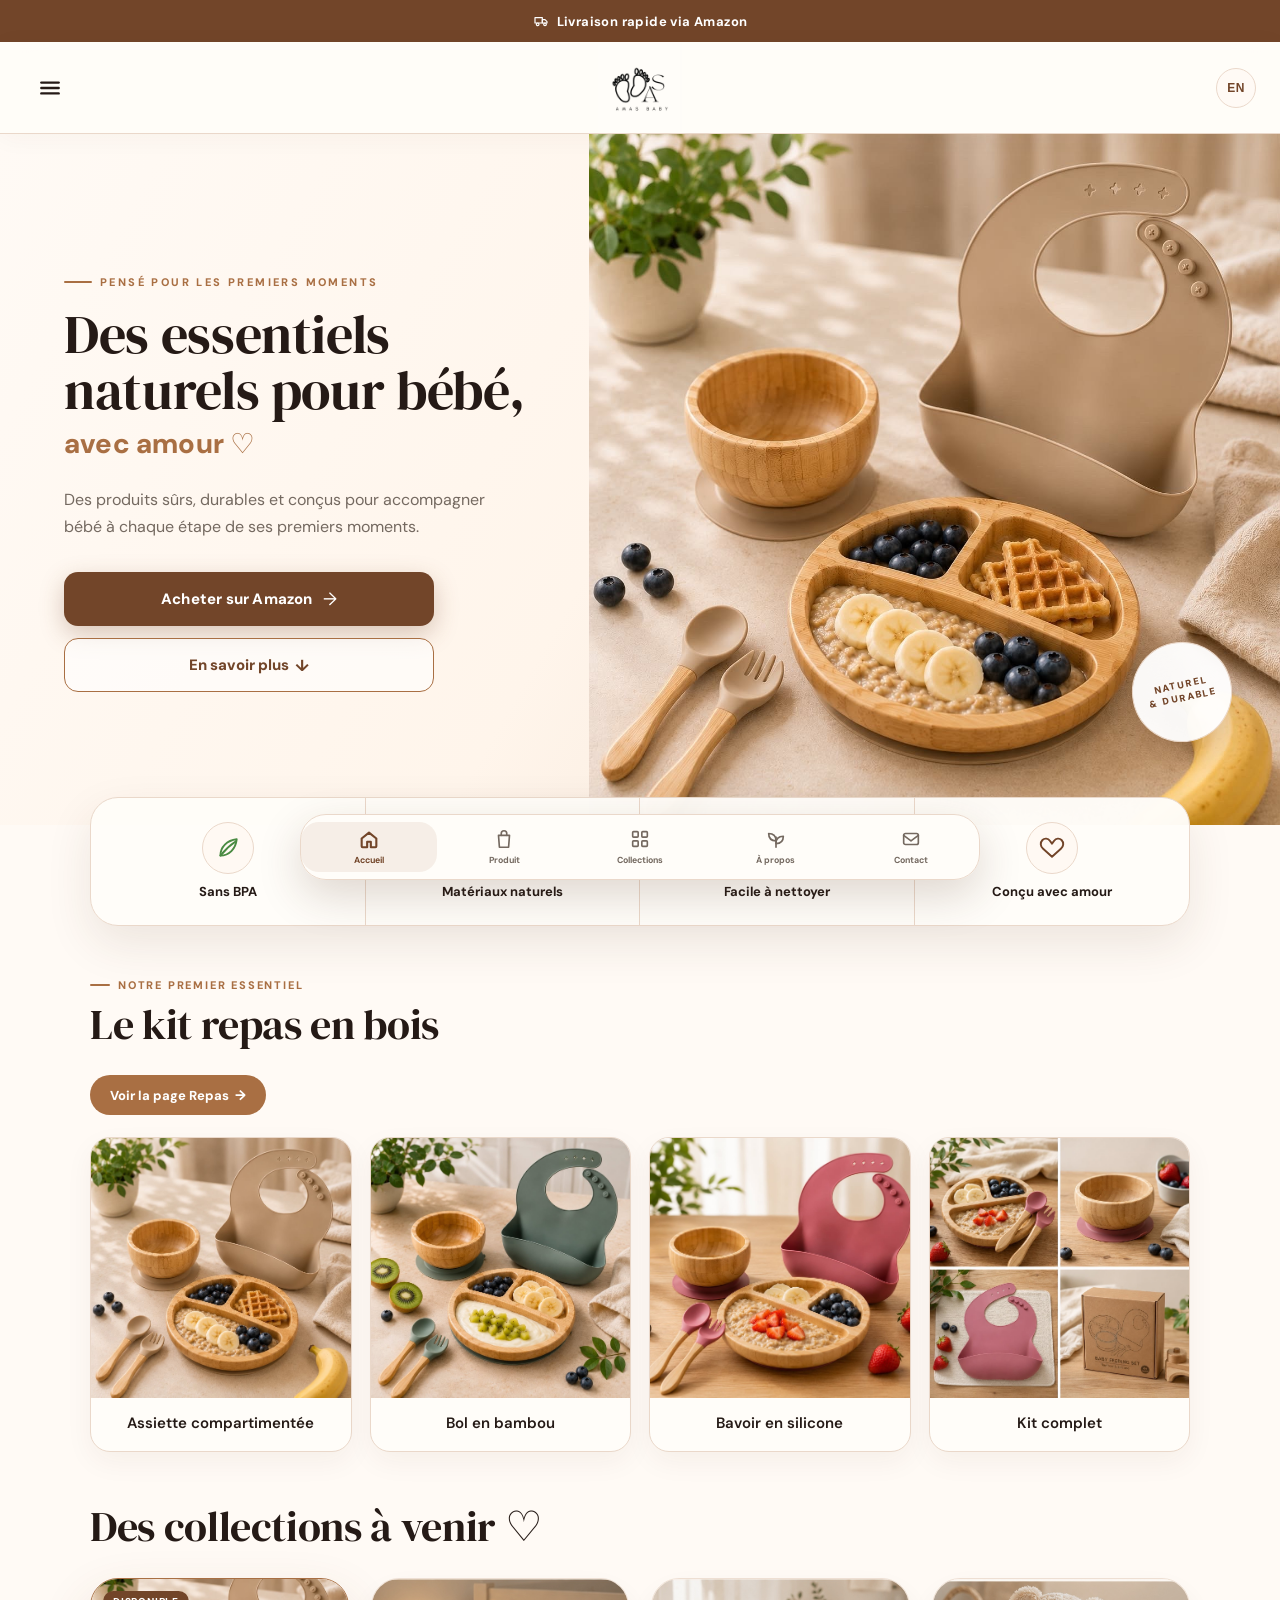
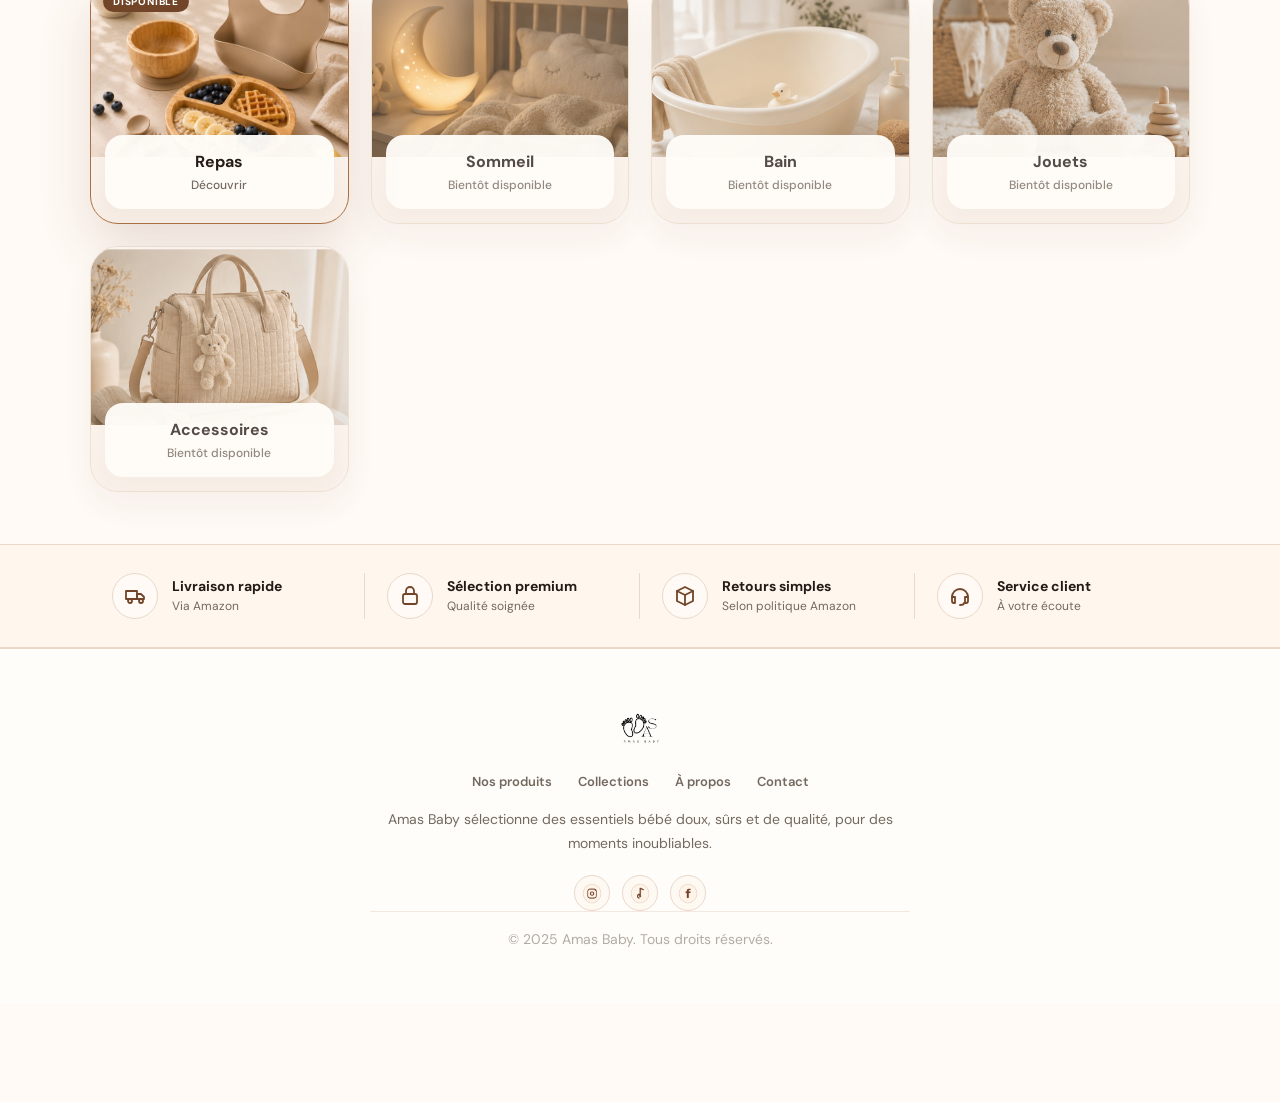
<file: index.html>
<!DOCTYPE html>
<html lang="fr">
<head>
  <meta charset="UTF-8" />
  <meta name="viewport" content="width=device-width, initial-scale=1.0" />
  <title>Amas Baby | Essentiels bébé naturels</title>
  <meta name="description" content="Amas Baby sélectionne des essentiels bébé doux, sûrs et de qualité, pour des moments inoubliables." />
  <meta name="theme-color" content="#a96f43" />
  <link rel="icon" href="favicon.ico" />
  <link rel="apple-touch-icon" href="apple-touch-icon.png" />
  <link rel="manifest" href="site.webmanifest" />
  <meta property="og:type" content="website" />
  <meta property="og:title" content="Amas Baby | Essentiels bébé naturels" />
  <meta property="og:description" content="Des produits sûrs, durables et conçus pour accompagner bébé à chaque étape de ses premiers moments." />
  <meta property="og:image" content="hero.jpg" />
  <meta name="twitter:card" content="summary_large_image" />
  <link rel="stylesheet" href="style.css" />
</head>
<body id="home">
  <a class="skipLink" href="#main">Aller au contenu</a>

  <div class="announcement">
    <svg viewBox="0 0 24 24" aria-hidden="true"><path d="M3 7h11v8H3z"/><path d="M14 10h4l3 3v2h-7z"/><circle cx="7" cy="17" r="2"/><circle cx="18" cy="17" r="2"/></svg>
    Livraison rapide via Amazon
  </div>

  <header class="siteHeader">
    <button class="menuBtn" aria-label="Menu">
      <svg viewBox="0 0 24 24"><path d="M4 7h16"/><path d="M4 12h16"/><path d="M4 17h16"/></svg>
    </button>
    <a href="#home" class="logoLink" aria-label="Amas Baby accueil">
      <img src="logo.png" alt="Amas Baby" width="148" height="60" />
    </a>
    <button class="langBtn" type="button" aria-label="Changer la langue">EN</button>
  </header>

  <main id="main">
    <section class="hero">
      <div class="heroCopy reveal">
        <p class="eyebrow">Pensé pour les premiers moments</p>
        <h1>Des essentiels<br>naturels pour bébé,<br><span>avec amour ♡</span></h1>
        <p class="heroText">Des produits sûrs, durables et conçus pour accompagner bébé à chaque étape de ses premiers moments.</p>
        <div class="actions">
          <a class="amazonBtn" href="https://www.amazon.ca/" target="_blank" rel="noreferrer">
            <span>Acheter sur Amazon</span>
          </a>
          <a class="outlineBtn" href="#collections">En savoir plus</a>
        </div>
      </div>
      <div class="heroImage">
        <img src="hero.jpg" alt="Kit repas bébé naturel Amas Baby" loading="eager" />
        <div class="badge">Naturel<br>&amp; Durable</div>
      </div>
    </section>

    <section class="features stagger" aria-label="Nos avantages">
      <article>
        <span class="roundIcon leaf"><svg viewBox="0 0 24 24"><path d="M20 4C11 5 5 11 5 19c8 0 14-6 15-15Z"/><path d="M5 19c4-5 8-9 14-13"/></svg></span>
        <strong>Sans BPA</strong>
      </article>
      <article>
        <span class="roundIcon sprout"><svg viewBox="0 0 24 24"><path d="M12 21V9"/><path d="M12 13c-5 0-8-3-8-8 5 0 8 3 8 8Z"/><path d="M12 16c5 0 8-3 8-8-5 0-8 3-8 8Z"/></svg></span>
        <strong>Matériaux naturels</strong>
      </article>
      <article>
        <span class="roundIcon drop"><svg viewBox="0 0 24 24"><path d="M12 3s7 7.4 7 12a7 7 0 1 1-14 0c0-4.6 7-12 7-12Z"/></svg></span>
        <strong>Facile à nettoyer</strong>
      </article>
      <article>
        <span class="roundIcon heart"><svg viewBox="0 0 24 24"><path d="M20.8 4.6c-2-2-5.2-1.5-6.8.7L12 8l-2-2.7c-1.6-2.2-4.8-2.7-6.8-.7-2.3 2.3-2 6 .6 8.1L12 20l8.2-7.3c2.6-2.2 2.9-5.8.6-8.1Z"/></svg></span>
        <strong>Conçu avec amour</strong>
      </article>
    </section>

    <section id="product" class="productSection reveal">
      <p class="sectionKicker">Notre premier essentiel</p>
      <h2>Le kit repas en bois</h2>
      <a class="smallCta" href="repas.html">Voir la page Repas</a>
      <div class="productRail stagger">
        <article class="productCard">
          <div class="imgWrap"><img src="product-plate.jpg" alt="Assiette compartimentée bambou" loading="lazy" /></div>
          <h3>Assiette compartimentée</h3>
        </article>
        <article class="productCard">
          <div class="imgWrap"><img src="product-bowl.jpg" alt="Bol en bambou avec ventouse" loading="lazy" /></div>
          <h3>Bol en bambou</h3>
        </article>
        <article class="productCard">
          <div class="imgWrap"><img src="product-bib.jpg" alt="Bavoir en silicone alimentaire" loading="lazy" /></div>
          <h3>Bavoir en silicone</h3>
        </article>
        <article class="productCard">
          <div class="imgWrap"><img src="product-kit.jpg" alt="Kit repas bébé complet" loading="lazy" /></div>
          <h3>Kit complet</h3>
        </article>
      </div>
    </section>

    <section id="collections" class="collections reveal">
      <h2>Des collections à venir ♡</h2>
      <div class="collectionGrid stagger">
        <article class="collectionCard activeCollection">
          <a href="repas.html" class="cardLink" aria-label="Découvrir la collection Repas">
            <img src="hero.jpg" alt="Collection repas bébé" loading="lazy" />
            <div class="collectionLabel">
              <h3>Repas</h3>
              <p>Découvrir</p>
            </div>
          </a>
        </article>
        <article class="collectionCard" tabindex="-1" aria-hidden="true">
          <img src="collection-sleep.jpg" alt="" loading="lazy" />
          <div class="collectionLabel">
            <h3>Sommeil</h3>
            <p>Bientôt disponible</p>
          </div>
        </article>
        <article class="collectionCard" tabindex="-1" aria-hidden="true">
          <img src="collection-bath.jpg" alt="" loading="lazy" />
          <div class="collectionLabel">
            <h3>Bain</h3>
            <p>Bientôt disponible</p>
          </div>
        </article>
        <article class="collectionCard" tabindex="-1" aria-hidden="true">
          <img src="collection-toys.jpg" alt="" loading="lazy" />
          <div class="collectionLabel">
            <h3>Jouets</h3>
            <p>Bientôt disponible</p>
          </div>
        </article>
        <article class="collectionCard" tabindex="-1" aria-hidden="true">
          <img src="collection-accessories.jpg" alt="" loading="lazy" />
          <div class="collectionLabel">
            <h3>Accessoires</h3>
            <p>Bientôt disponible</p>
          </div>
        </article>
      </div>
    </section>

    <section id="about" class="trustBand reveal">
      <article>
        <span><svg viewBox="0 0 24 24"><path d="M3 7h11v8H3z"/><path d="M14 10h4l3 3v2h-7z"/><circle cx="7" cy="17" r="2"/><circle cx="18" cy="17" r="2"/></svg></span>
        <div><h3>Livraison rapide</h3><p>Via Amazon</p></div>
      </article>
      <article>
        <span><svg viewBox="0 0 24 24"><rect x="5" y="10" width="14" height="10" rx="2"/><path d="M8 10V7a4 4 0 0 1 8 0v3"/></svg></span>
        <div><h3>Sélection premium</h3><p>Qualité soignée</p></div>
      </article>
      <article>
        <span><svg viewBox="0 0 24 24"><path d="m12 3 8 4-8 4-8-4 8-4Z"/><path d="M4 7v10l8 4 8-4V7"/><path d="M12 11v10"/></svg></span>
        <div><h3>Retours simples</h3><p>Selon politique Amazon</p></div>
      </article>
      <article>
        <span><svg viewBox="0 0 24 24"><path d="M4 13a8 8 0 0 1 16 0"/><path d="M4 13v4a2 2 0 0 0 2 2h1v-6H4Z"/><path d="M20 13v4a2 2 0 0 1-2 2h-1v-6h3Z"/><path d="M16 19c0 1-1.5 2-4 2"/></svg></span>
        <div><h3>Service client</h3><p>À votre écoute</p></div>
      </article>
    </section>
  </main>

  <footer id="contact" class="footer">
    <a href="#home"><img src="logo.png" alt="Amas Baby" width="100" loading="lazy" /></a>
    <nav class="footerLinks" aria-label="Liens utiles">
      <a href="repas.html">Nos produits</a>
      <a href="#collections">Collections</a>
      <a href="#about">À propos</a>
      <a href="mailto:contact@amasbaby.com">Contact</a>
    </nav>
    <p>Amas Baby sélectionne des essentiels bébé doux, sûrs et de qualité, pour des moments inoubliables.</p>
    <div class="socials" aria-label="Réseaux sociaux">
      <a href="#" aria-label="Instagram"><img src="social-instagram.png" alt="Instagram" loading="lazy" /></a>
      <a href="#" aria-label="TikTok"><img src="social-tiktok.png" alt="TikTok" loading="lazy" /></a>
      <a href="#" aria-label="Facebook"><img src="social-facebook.png" alt="Facebook" loading="lazy" /></a>
    </div>
    <p class="footerCopy">© 2025 Amas Baby. Tous droits réservés.</p>
  </footer>

  <nav class="bottomNav" aria-label="Navigation principale">
    <a href="index.html" class="active">
      <svg viewBox="0 0 24 24" aria-hidden="true"><path d="M4 11.5 12 5l8 6.5V20a1 1 0 0 1-1 1h-5v-6h-4v6H5a1 1 0 0 1-1-1v-8.5Z"/></svg>
      <small>Accueil</small>
    </a>
    <a href="repas.html">
      <svg viewBox="0 0 24 24" aria-hidden="true"><path d="M6 8h12l-1 13H7L6 8Z"/><path d="M9 8V6a3 3 0 0 1 6 0v2"/></svg>
      <small>Produit</small>
    </a>
    <a href="index.html#collections">
      <svg viewBox="0 0 24 24" aria-hidden="true"><rect x="4" y="4" width="6" height="6" rx="1"/><rect x="14" y="4" width="6" height="6" rx="1"/><rect x="4" y="14" width="6" height="6" rx="1"/><rect x="14" y="14" width="6" height="6" rx="1"/></svg>
      <small>Collections</small>
    </a>
    <a href="index.html#about">
      <svg viewBox="0 0 24 24" aria-hidden="true"><path d="M12 21V10"/><path d="M12 14c-5 0-8-3-8-8 5 0 8 3 8 8Z"/><path d="M12 17c5 0 8-3 8-8-5 0-8 3-8 8Z"/></svg>
      <small>À propos</small>
    </a>
    <a href="index.html#contact">
      <svg viewBox="0 0 24 24" aria-hidden="true"><rect x="4" y="6" width="16" height="12" rx="2"/><path d="m4 8 8 6 8-6"/></svg>
      <small>Contact</small>
    </a>
  </nav>
  <script src="script.js"></script>
</body>
</html>
</file>
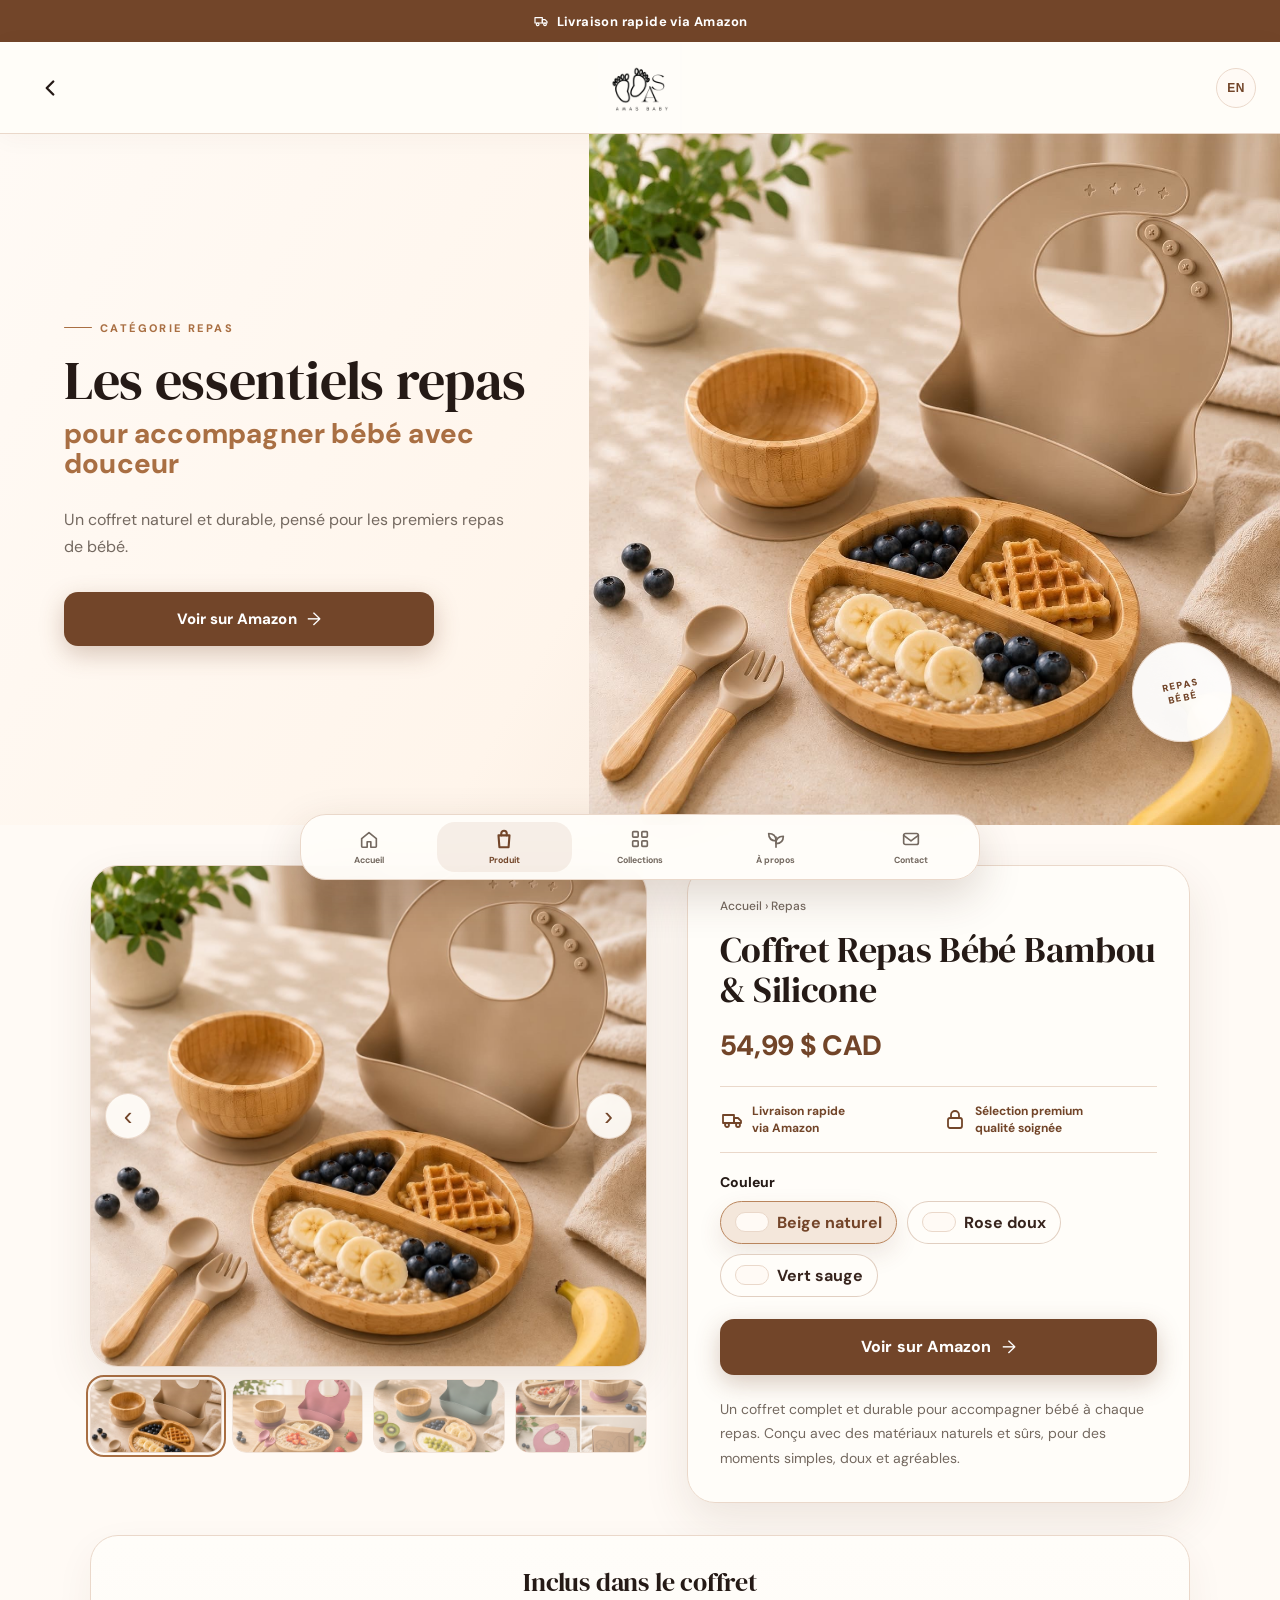
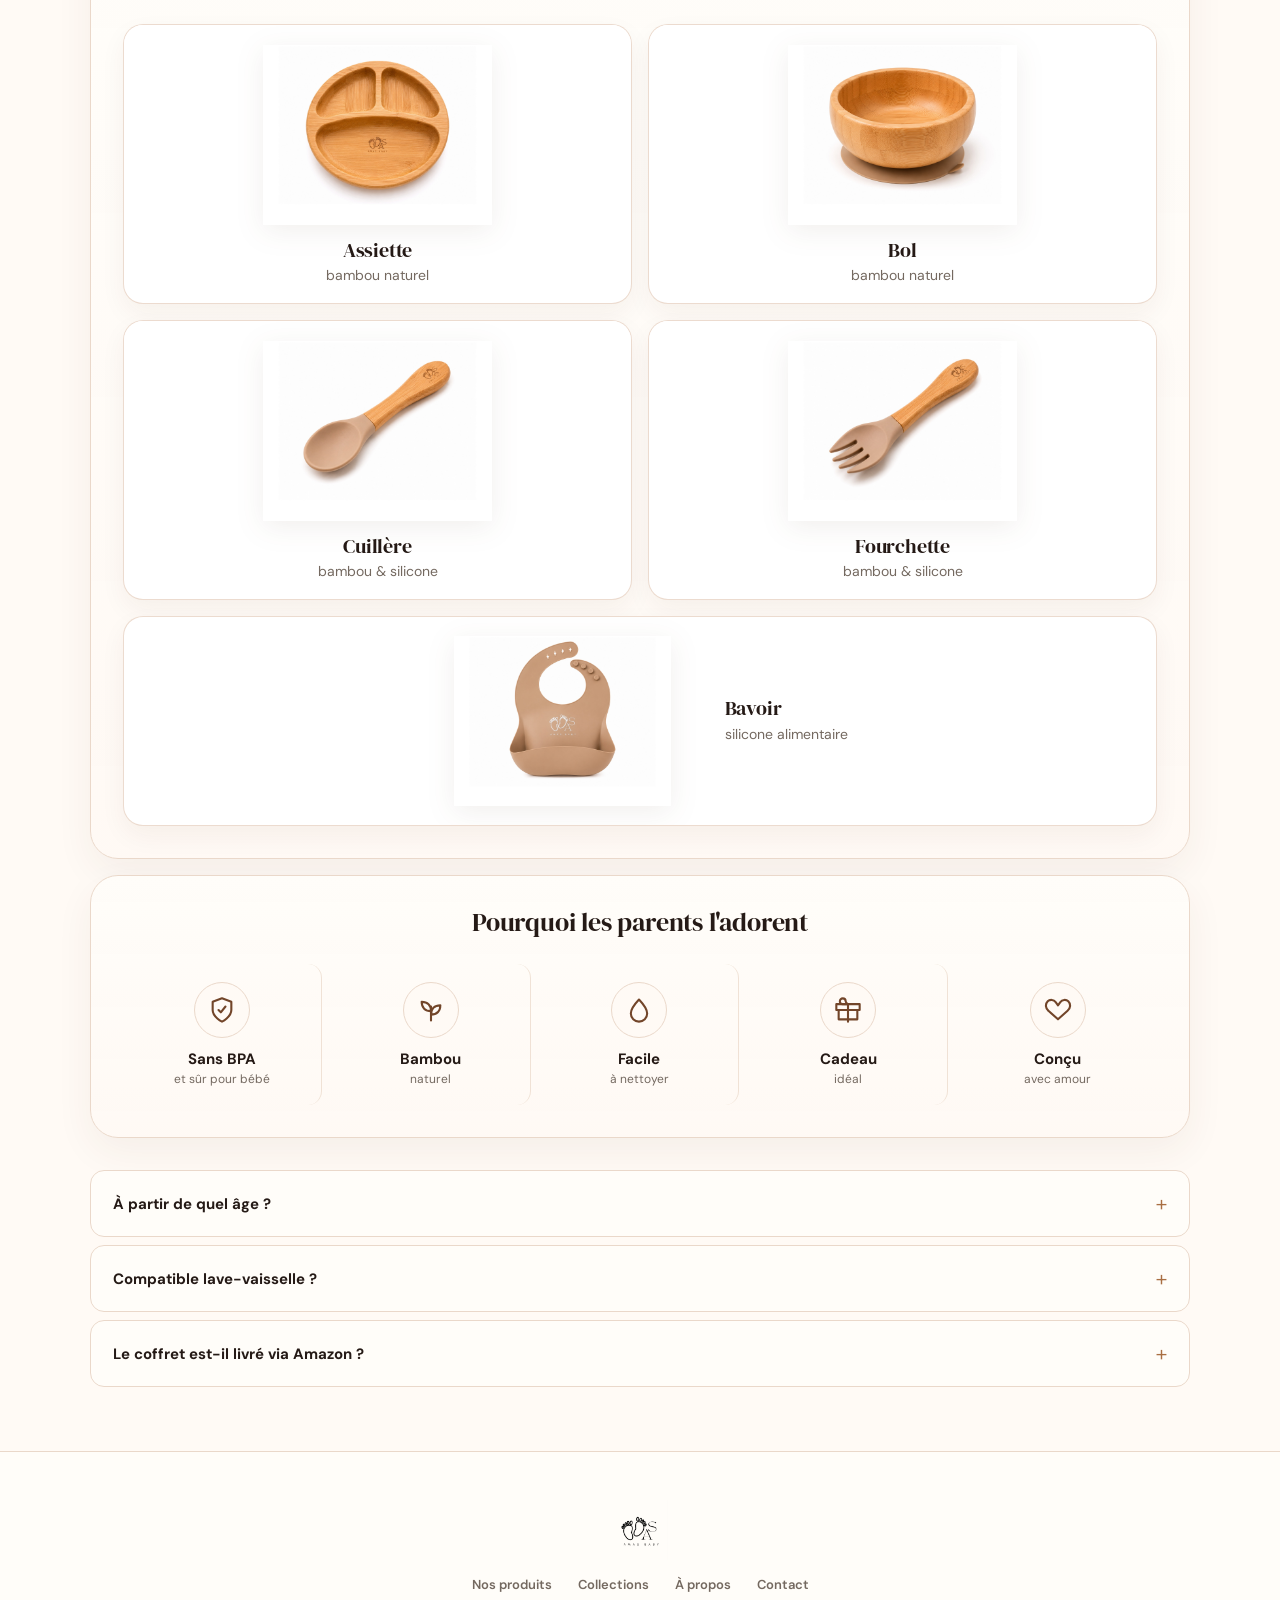
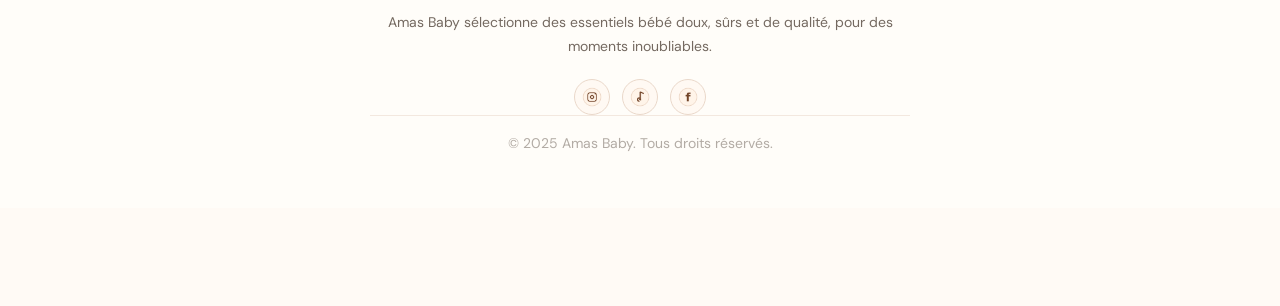
<file: repas.html>
<!DOCTYPE html>
<html lang="fr">
<head>
  <meta charset="UTF-8" />
  <meta name="viewport" content="width=device-width, initial-scale=1.0" />
  <title>Coffret repas bébé | Amas Baby</title>
  <meta name="description" content="Coffret repas bébé en bambou naturel et silicone alimentaire — sans BPA, durable, conçu pour les premiers repas." />
  <meta name="theme-color" content="#a96f43" />
  <link rel="icon" href="favicon.ico" />
  <link rel="apple-touch-icon" href="apple-touch-icon.png" />
  <link rel="manifest" href="site.webmanifest" />
  <meta property="og:type" content="website" />
  <meta property="og:title" content="Coffret Repas Bébé | Amas Baby" />
  <meta property="og:description" content="Un coffret naturel et durable, pensé pour les premiers repas de bébé." />
  <meta property="og:image" content="product-kit.jpg" />
  <meta name="twitter:card" content="summary_large_image" />
  <link rel="stylesheet" href="style.css" />
</head>
<body id="home">
  <a class="skipLink" href="#main">Aller au contenu</a>

  <div class="announcement">
    <svg viewBox="0 0 24 24" aria-hidden="true"><path d="M3 7h11v8H3z"/><path d="M14 10h4l3 3v2h-7z"/><circle cx="7" cy="17" r="2"/><circle cx="18" cy="17" r="2"/></svg>
    Livraison rapide via Amazon
  </div>

  <header class="siteHeader">
    <a class="menuBtn" href="index.html" aria-label="Retour à l'accueil">
      <svg viewBox="0 0 24 24"><path d="M15 18l-6-6 6-6"/></svg>
    </a>
    <a href="index.html" class="logoLink" aria-label="Amas Baby accueil">
      <img src="logo.png" alt="Amas Baby" width="148" height="60" />
    </a>
    <button class="langBtn" type="button" aria-label="Changer la langue">EN</button>
  </header>

  <main id="main">
    <section class="hero">
      <div class="heroCopy reveal">
        <p class="eyebrow">Catégorie repas</p>
        <h1>Les essentiels repas<br><span>pour accompagner bébé avec douceur</span></h1>
        <p class="heroText">Un coffret naturel et durable, pensé pour les premiers repas de bébé.</p>
        <div class="actions">
          <a class="amazonBtn" href="https://www.amazon.ca/" target="_blank" rel="noreferrer">
            <span>Voir sur Amazon</span>
          </a>
        </div>
      </div>
      <div class="heroImage">
        <img src="hero.jpg" alt="Coffret repas bébé Amas Baby" loading="eager" />
        <div class="badge">Repas<br>Bébé</div>
      </div>
    </section>

    <section class="productPageHero reveal">
      <div class="productGallery">
        <div class="mainProductImage galleryBox">
          <button class="galleryArrow galleryPrev" type="button" aria-label="Image précédente">‹</button>
          <img id="mainProductPhoto" src="product-plate.jpg" alt="Coffret repas bébé couleur beige" />
          <button class="galleryArrow galleryNext" type="button" aria-label="Image suivante">›</button>
        </div>

        <div class="thumbs" id="productThumbs" aria-label="Photos du coffret">
          <button class="thumbButton active" type="button" data-gallery-index="0" aria-label="Couleur beige naturel">
            <img src="product-plate.jpg" alt="Coffret repas bébé beige naturel" loading="lazy" />
          </button>
          <button class="thumbButton" type="button" data-gallery-index="1" aria-label="Couleur rose doux">
            <img src="product-bib.jpg" alt="Coffret repas bébé rose doux" loading="lazy" />
          </button>
          <button class="thumbButton" type="button" data-gallery-index="2" aria-label="Couleur vert sauge">
            <img src="product-bowl.jpg" alt="Coffret repas bébé vert sauge" loading="lazy" />
          </button>
          <button class="thumbButton" type="button" data-gallery-index="3" aria-label="Packaging et détails">
            <img src="product-kit.jpg" alt="Packaging et détails du coffret repas bébé" loading="lazy" />
          </button>
        </div>

        <div class="galleryDots" id="galleryDots" aria-hidden="true">
          <button class="galleryDot active" type="button" data-gallery-index="0"></button>
          <button class="galleryDot" type="button" data-gallery-index="1"></button>
          <button class="galleryDot" type="button" data-gallery-index="2"></button>
          <button class="galleryDot" type="button" data-gallery-index="3"></button>
        </div>
      </div>

      <article class="productInfo">
        <p class="breadcrumb"><a href="index.html">Accueil</a> › Repas</p>
        <h1>Coffret Repas Bébé Bambou &amp; Silicone</h1>
        <p class="price">54,99 $ CAD</p>
        <div class="miniTrust">
          <div>
            <svg viewBox="0 0 24 24"><path d="M3 7h11v8H3z"/><path d="M14 10h4l3 3v2h-7z"/><circle cx="7" cy="17" r="2"/><circle cx="18" cy="17" r="2"/></svg>
            <span>Livraison rapide<br>via Amazon</span>
          </div>
          <div>
            <svg viewBox="0 0 24 24"><rect x="5" y="10" width="14" height="10" rx="2"/><path d="M8 10V7a4 4 0 0 1 8 0v3"/></svg>
            <span>Sélection premium<br>qualité soignée</span>
          </div>
        </div>
        <p class="colorsLabel">Couleur</p>
        <div class="colorPills" aria-label="Choisir une couleur">
          <button class="colorPill selected" type="button" data-gallery-index="0" aria-pressed="true">
            <span class="swatch swatchBeige"></span> Beige naturel
          </button>
          <button class="colorPill" type="button" data-gallery-index="1" aria-pressed="false">
            <span class="swatch swatchRose"></span> Rose doux
          </button>
          <button class="colorPill" type="button" data-gallery-index="2" aria-pressed="false">
            <span class="swatch swatchSage"></span> Vert sauge
          </button>
        </div>
        <a class="amazonProductBtn" href="https://www.amazon.ca/" target="_blank" rel="noreferrer">
          Voir sur Amazon
        </a>
        <p class="productDesc">
          Un coffret complet et durable pour accompagner bébé à chaque repas.
          Conçu avec des matériaux naturels et sûrs, pour des moments simples, doux et agréables.
        </p>
      </article>
    </section>

    <section class="detailsPanel premiumDetails">
      <div class="premiumBox reveal">
        <h2>Inclus dans le coffret</h2>
        <div class="finalIncludedGrid stagger">
          <article class="finalIncludedCard">
            <div class="finalImageBox">
              <img src="included-plate.jpg" alt="Assiette en bambou naturel" loading="lazy" />
            </div>
            <h3>Assiette</h3>
            <p>bambou naturel</p>
          </article>
          <article class="finalIncludedCard">
            <div class="finalImageBox">
              <img src="included-bowl.jpg" alt="Bol en bambou avec ventouse silicone" loading="lazy" />
            </div>
            <h3>Bol</h3>
            <p>bambou naturel</p>
          </article>
          <article class="finalIncludedCard">
            <div class="finalImageBox">
              <img src="included-spoon.jpg" alt="Cuillère bambou et silicone" loading="lazy" />
            </div>
            <h3>Cuillère</h3>
            <p>bambou &amp; silicone</p>
          </article>
          <article class="finalIncludedCard">
            <div class="finalImageBox">
              <img src="included-fork.jpg" alt="Fourchette bambou et silicone" loading="lazy" />
            </div>
            <h3>Fourchette</h3>
            <p>bambou &amp; silicone</p>
          </article>
          <article class="finalIncludedCard finalIncludedWide">
            <div class="finalImageBox">
              <img src="included-bib.jpg" alt="Bavoir silicone alimentaire Amas Baby" loading="lazy" />
            </div>
            <div class="finalWideText">
              <h3>Bavoir</h3>
              <p>silicone alimentaire</p>
            </div>
          </article>
        </div>
      </div>

      <div class="premiumBox reveal">
        <h2>Pourquoi les parents l'adorent</h2>
        <div class="finalLoveGrid stagger">
          <article>
            <span><svg viewBox="0 0 24 24"><path d="M12 22s8-4 8-10V5l-8-3-8 3v7c0 6 8 10 8 10Z"/><path d="M9 12l2 2 4-5"/></svg></span>
            <strong>Sans BPA</strong>
            <small>et sûr pour bébé</small>
          </article>
          <article>
            <span><svg viewBox="0 0 24 24"><path d="M12 21V9"/><path d="M12 13c-5 0-8-3-8-8 5 0 8 3 8 8Z"/><path d="M12 16c5 0 8-3 8-8-5 0-8 3-8 8Z"/></svg></span>
            <strong>Bambou</strong>
            <small>naturel</small>
          </article>
          <article>
            <span><svg viewBox="0 0 24 24"><path d="M12 3s7 7.4 7 12a7 7 0 1 1-14 0c0-4.6 7-12 7-12Z"/></svg></span>
            <strong>Facile</strong>
            <small>à nettoyer</small>
          </article>
          <article>
            <span><svg viewBox="0 0 24 24"><path d="M20 12v8H4v-8"/><path d="M2 7h20v5H2z"/><path d="M12 22V7"/><path d="M12 7H7.5a2.5 2.5 0 1 1 2.5-2.5C10 6 12 7 12 7Z"/></svg></span>
            <strong>Cadeau</strong>
            <small>idéal</small>
          </article>
          <article>
            <span><svg viewBox="0 0 24 24"><path d="M20.8 4.6c-2-2-5.2-1.5-6.8.7L12 8l-2-2.7c-1.6-2.2-4.8-2.7-6.8-.7-2.3 2.3-2 6 .6 8.1L12 20l8.2-7.3c2.6-2.2 2.9-5.8.6-8.1Z"/></svg></span>
            <strong>Conçu</strong>
            <small>avec amour</small>
          </article>
        </div>
      </div>
    </section>

    <section class="faq reveal">
      <details>
        <summary>À partir de quel âge ?</summary>
        <p>Le coffret est pensé pour les premiers repas de bébé, généralement autour de 4 mois et plus.</p>
      </details>
      <details>
        <summary>Compatible lave-vaisselle ?</summary>
        <p>Les éléments silicone sont faciles à nettoyer. Pour le bambou, un lavage doux à la main est recommandé.</p>
      </details>
      <details>
        <summary>Le coffret est-il livré via Amazon ?</summary>
        <p>Oui, le bouton "Voir sur Amazon" dirige vers la fiche produit Amazon.</p>
      </details>
    </section>
  </main>

  <footer id="contact" class="footer">
    <a href="index.html"><img src="logo.png" alt="Amas Baby" width="100" loading="lazy" /></a>
    <nav class="footerLinks" aria-label="Liens utiles">
      <a href="repas.html">Nos produits</a>
      <a href="index.html#collections">Collections</a>
      <a href="index.html#about">À propos</a>
      <a href="mailto:contact@amasbaby.com">Contact</a>
    </nav>
    <p>Amas Baby sélectionne des essentiels bébé doux, sûrs et de qualité, pour des moments inoubliables.</p>
    <div class="socials" aria-label="Réseaux sociaux">
      <a href="#" aria-label="Instagram"><img src="social-instagram.png" alt="Instagram" loading="lazy" /></a>
      <a href="#" aria-label="TikTok"><img src="social-tiktok.png" alt="TikTok" loading="lazy" /></a>
      <a href="#" aria-label="Facebook"><img src="social-facebook.png" alt="Facebook" loading="lazy" /></a>
    </div>
    <p class="footerCopy">© 2025 Amas Baby. Tous droits réservés.</p>
  </footer>

  <nav class="bottomNav" aria-label="Navigation principale">
    <a href="index.html">
      <svg viewBox="0 0 24 24" aria-hidden="true"><path d="M4 11.5 12 5l8 6.5V20a1 1 0 0 1-1 1h-5v-6h-4v6H5a1 1 0 0 1-1-1v-8.5Z"/></svg>
      <small>Accueil</small>
    </a>
    <a href="repas.html" class="active">
      <svg viewBox="0 0 24 24" aria-hidden="true"><path d="M6 8h12l-1 13H7L6 8Z"/><path d="M9 8V6a3 3 0 0 1 6 0v2"/></svg>
      <small>Produit</small>
    </a>
    <a href="index.html#collections">
      <svg viewBox="0 0 24 24" aria-hidden="true"><rect x="4" y="4" width="6" height="6" rx="1"/><rect x="14" y="4" width="6" height="6" rx="1"/><rect x="4" y="14" width="6" height="6" rx="1"/><rect x="14" y="14" width="6" height="6" rx="1"/></svg>
      <small>Collections</small>
    </a>
    <a href="index.html#about">
      <svg viewBox="0 0 24 24" aria-hidden="true"><path d="M12 21V10"/><path d="M12 14c-5 0-8-3-8-8 5 0 8 3 8 8Z"/><path d="M12 17c5 0 8-3 8-8-5 0-8 3-8 8Z"/></svg>
      <small>À propos</small>
    </a>
    <a href="index.html#contact">
      <svg viewBox="0 0 24 24" aria-hidden="true"><rect x="4" y="6" width="16" height="12" rx="2"/><path d="m4 8 8 6 8-6"/></svg>
      <small>Contact</small>
    </a>
  </nav>
  <script src="script.js"></script>
</body>
</html>
</file>
<file: style.css>
@import url('https://fonts.googleapis.com/css2?family=DM+Serif+Display:ital@0;1&family=DM+Sans:wght@400;500;600;700;800;900&display=swap');

/* ══════════════════════════════════════════
   DESIGN TOKENS
══════════════════════════════════════════ */
:root{
  --bg:#fffaf5;
  --cream:#fffdf9;
  --cream2:#f7ede5;
  --line:#ead8ca;
  --brown:#a96f43;
  --brown2:#724529;
  --text:#251a16;
  --muted:#746960;
  --shadow:0 18px 46px rgba(80,47,26,.10);
  --shadow-lg:0 28px 64px rgba(80,47,26,.14);
  --radius-lg:28px;
  --radius-md:20px;
  --radius-sm:14px;
  --ease:cubic-bezier(.2,.8,.2,1);
  --ease-spring:cubic-bezier(.34,1.56,.64,1);
}

/* ══════════════════════════════════════════
   RESET & BASE
══════════════════════════════════════════ */
*{box-sizing:border-box;margin:0;padding:0}
html{scroll-behavior:smooth}
body{
  background:var(--bg);
  color:var(--text);
  font-family:'DM Sans',system-ui,-apple-system,sans-serif;
  padding-bottom:98px;
  -webkit-font-smoothing:antialiased;
}
a{text-decoration:none;color:inherit}
img{max-width:100%;display:block}
svg{width:24px;height:24px;fill:none;stroke:currentColor;stroke-width:1.8;stroke-linecap:round;stroke-linejoin:round}

/* ══════════════════════════════════════════
   SKIP LINK (ACCESSIBILITY)
══════════════════════════════════════════ */
.skipLink{
  position:absolute;top:-80px;left:16px;z-index:9999;
  background:#fff;color:var(--text);
  padding:10px 14px;border-radius:999px;
  border:1px solid var(--line);
  transition:top .2s var(--ease);
}
.skipLink:focus{top:12px}

/* ══════════════════════════════════════════
   SCROLL REVEAL — base state
══════════════════════════════════════════ */
.reveal{
  opacity:0;
  transform:translateY(22px);
  transition:opacity .55s var(--ease), transform .55s var(--ease);
}
.reveal.visible{
  opacity:1;
  transform:translateY(0);
}
/* Stagger children inside a reveal parent */
.stagger > *{
  opacity:0;
  transform:translateY(18px);
  transition:opacity .45s var(--ease), transform .45s var(--ease);
}
/* Base visible state FIRST, then nth-child delays override it */
.stagger.visible > *{opacity:1;transform:translateY(0)}
.stagger.visible > *:nth-child(1){transition-delay:.05s}
.stagger.visible > *:nth-child(2){transition-delay:.12s}
.stagger.visible > *:nth-child(3){transition-delay:.19s}
.stagger.visible > *:nth-child(4){transition-delay:.26s}
.stagger.visible > *:nth-child(5){transition-delay:.33s}

/* ══════════════════════════════════════════
   ANNOUNCEMENT BAR
══════════════════════════════════════════ */
.announcement{
  height:42px;
  display:flex;justify-content:center;align-items:center;gap:8px;
  background:var(--brown2);
  color:#fff;font-weight:700;font-size:13px;letter-spacing:.4px;
}
.announcement svg{width:16px;height:16px;stroke:#fff}

/* ══════════════════════════════════════════
   HEADER — shrinks on scroll
══════════════════════════════════════════ */
.siteHeader{
  height:92px;
  display:grid;grid-template-columns:52px 1fr 52px;
  align-items:center;padding:0 24px;
  background:rgba(255,253,249,.90);
  border-bottom:1px solid var(--line);
  position:sticky;top:0;z-index:20;
  backdrop-filter:blur(20px);
  box-shadow:0 4px 24px rgba(80,47,26,.04);
  transition:height .3s var(--ease), box-shadow .3s var(--ease);
}
.siteHeader.scrolled{
  height:68px;
  box-shadow:0 8px 32px rgba(80,47,26,.08);
}
.menuBtn,.langBtn{
  background:transparent;border:0;
  color:var(--text);cursor:pointer;
  display:flex;align-items:center;justify-content:center;
}
.menuBtn svg{width:26px;height:26px;stroke-width:2.2}
.logoLink{display:flex;justify-content:center;align-items:center}
.logoLink img{
  width:148px;height:auto;object-fit:contain;mix-blend-mode:multiply;
  transition:width .3s var(--ease);
}
.siteHeader.scrolled .logoLink img{width:118px}
.langBtn{
  justify-self:end;width:40px;height:40px;
  border:1.5px solid var(--line);border-radius:999px;
  background:#fffaf5;color:var(--brown2);
  font-weight:800;font-size:12px;letter-spacing:.5px;
  transition:background .2s,border-color .2s,transform .2s var(--ease-spring);
}
.langBtn:hover{background:var(--cream2);border-color:var(--brown);transform:scale(1.08)}

/* ══════════════════════════════════════════
   HERO
══════════════════════════════════════════ */
.hero{
  display:grid;grid-template-columns:minmax(320px,46%) 1fr;
  min-height:600px;overflow:hidden;
  background:linear-gradient(120deg,#fffaf5 0%,#fff5eb 50%,#f0dccb 100%);
}
.heroCopy{
  padding:64px 40px 56px min(5vw,70px);
  display:flex;flex-direction:column;justify-content:center;
}
.eyebrow{
  margin:0 0 18px;
  color:var(--brown);text-transform:uppercase;
  letter-spacing:2.4px;font-size:11px;font-weight:800;
  display:flex;align-items:center;gap:8px;
}
.eyebrow::before{
  content:'';display:inline-block;
  width:28px;height:1.5px;background:var(--brown);border-radius:2px;
}
h1{
  font-family:'DM Serif Display',Georgia,serif;
  font-size:clamp(40px,4.2vw,62px);
  line-height:1.04;letter-spacing:-.35px;font-weight:400;
}
h1 span{
  display:block;margin-top:10px;
  color:var(--brown);
  font-family:'DM Sans',system-ui,sans-serif;
  font-size:.52em;line-height:1.1;font-weight:800;letter-spacing:.2px;
}
.heroText{
  margin:26px 0 32px;max-width:440px;
  color:var(--muted);font-size:16px;line-height:1.7;
}
.actions{display:grid;gap:12px;max-width:370px}

/* Buttons */
.amazonBtn,.outlineBtn{
  height:54px;border-radius:var(--radius-sm);
  display:flex;align-items:center;justify-content:center;
  font-weight:800;font-size:15px;
  transition:transform .24s var(--ease),box-shadow .24s var(--ease),opacity .18s;
}
.amazonBtn{
  color:white;background:var(--brown2);gap:10px;letter-spacing:.2px;
  box-shadow:0 8px 24px rgba(114,69,41,.28);
  animation:pulseGlow 3s ease-in-out infinite;
}
@keyframes pulseGlow{
  0%,100%{box-shadow:0 8px 24px rgba(114,69,41,.28)}
  50%{box-shadow:0 12px 36px rgba(114,69,41,.44)}
}
.amazonBtn::after{content:'→';font-size:18px;font-weight:400}
.amazonBtn:hover{
  transform:translateY(-2px);
  box-shadow:0 18px 40px rgba(114,69,41,.38);
  animation:none;
}
.amazonWord{display:none}
.outlineBtn{
  border:1.5px solid var(--brown);background:rgba(255,255,255,.6);
  color:var(--brown2);gap:6px;
}
.outlineBtn::after{content:'↓';font-size:16px}
.outlineBtn:hover{transform:translateY(-1px);background:rgba(255,255,255,.9)}

.heroImage{position:relative;min-height:600px}
.heroImage img{width:100%;height:100%;object-fit:cover}
.badge{
  position:absolute;right:7%;bottom:12%;
  width:100px;height:100px;border-radius:50%;
  background:rgba(255,255,255,.95);border:1.5px solid var(--line);
  display:grid;place-items:center;text-align:center;
  color:var(--brown2);text-transform:uppercase;
  letter-spacing:1.6px;font-size:9.5px;font-weight:900;
  transform:rotate(-12deg);
  box-shadow:0 12px 32px rgba(80,47,26,.18);line-height:1.4;
}

/* ══════════════════════════════════════════
   FEATURES STRIP
══════════════════════════════════════════ */
.features{
  width:min(1100px,calc(100% - 44px));
  margin:-28px auto 44px;
  position:relative;z-index:3;
  display:grid;grid-template-columns:repeat(4,1fr);
  background:rgba(255,253,249,.97);
  border:1px solid var(--line);border-radius:var(--radius-lg);
  overflow:hidden;box-shadow:var(--shadow);
}
.features article{
  padding:24px 14px;text-align:center;
  border-right:1px solid var(--line);
  transition:background .2s;
}
.features article:last-child{border-right:0}
.features article:hover{background:var(--cream2)}
.roundIcon{
  width:52px;height:52px;margin:0 auto 10px;border-radius:50%;
  display:grid;place-items:center;border:1px solid var(--line);
  color:var(--brown2);background:#fff9f3;
  transition:transform .2s var(--ease-spring);
}
.features article:hover .roundIcon{transform:scale(1.1)}
.roundIcon svg{width:26px;height:26px}
.leaf{color:#4a8b43}.sprout{color:#7b6b37}.drop{color:#327da2}.heart{color:var(--brown2)}
.features strong{font-size:13px;font-weight:700;line-height:1.3;display:block;margin-top:2px}

/* ══════════════════════════════════════════
   PRODUCT SECTION
══════════════════════════════════════════ */
.productSection,.collections{
  width:min(1100px,calc(100% - 44px));margin:52px auto 0;
}
.sectionKicker{
  margin:0 0 10px;color:var(--brown);
  text-transform:uppercase;letter-spacing:1.8px;
  font-weight:800;font-size:11px;
  display:flex;align-items:center;gap:8px;
}
.sectionKicker::before{
  content:'';display:inline-block;
  width:20px;height:1.5px;background:var(--brown);border-radius:2px;
}
.productSection h2,.collections h2{
  margin:0 0 28px;
  font-family:'DM Serif Display',Georgia,serif;
  font-size:clamp(30px,3.6vw,42px);
  line-height:1.08;font-weight:400;letter-spacing:-.35px;
}
.productRail{display:grid;grid-template-columns:repeat(4,1fr);gap:18px}
.productCard{
  background:var(--cream);border:1px solid var(--line);
  border-radius:var(--radius-md);overflow:hidden;
  box-shadow:0 10px 28px rgba(80,47,26,.05);text-align:center;
  transition:transform .24s var(--ease),box-shadow .24s var(--ease);
}
.productCard:hover{transform:translateY(-5px);box-shadow:var(--shadow-lg)}
.productCard .imgWrap{width:100%;aspect-ratio:1;overflow:hidden;background:#fff}
.productCard img{width:100%;height:100%;object-fit:cover;transition:transform .4s var(--ease)}
.productCard:hover img{transform:scale(1.05)}
.productCard h3{font-size:15px;margin:16px 12px 18px;font-weight:600;line-height:1.3}

/* ══════════════════════════════════════════
   COLLECTIONS
══════════════════════════════════════════ */
.collectionGrid{display:grid;grid-template-columns:repeat(4,1fr);gap:22px}
.collectionCard{
  background:linear-gradient(180deg,#fffaf4,#f8eee6);
  border:1px solid var(--line);border-radius:var(--radius-lg);
  overflow:hidden;box-shadow:0 14px 36px rgba(80,47,26,.07);
  transition:transform .24s var(--ease),box-shadow .24s var(--ease);
  position:relative;
}
.collectionCard:hover{transform:translateY(-5px);box-shadow:var(--shadow-lg)}
.collectionCard img{width:100%;height:178px;object-fit:cover;transition:transform .4s var(--ease)}
.collectionCard:hover img{transform:scale(1.05)}
.collectionLabel{
  margin:-22px 14px 14px;position:relative;z-index:2;
  background:rgba(255,253,249,.96);border-radius:18px;
  padding:16px 10px;text-align:center;
  box-shadow:0 6px 18px rgba(80,47,26,.04);
}
.collectionLabel h3{margin:0 0 5px;font-size:16px;font-weight:700}
.collectionLabel p{margin:0;color:var(--muted);font-size:12px;font-weight:500}
.activeCollection{border-color:var(--brown);box-shadow:0 22px 52px rgba(116,69,41,.16)}
.activeCollection::before{
  content:'Disponible';position:absolute;top:12px;left:12px;z-index:5;
  background:var(--brown2);color:#fff;font-size:10px;font-weight:800;
  letter-spacing:.8px;text-transform:uppercase;
  padding:4px 10px;border-radius:999px;
}
/* Inactive cards — visually dimmed, not interactive */
.collectionCard:not(.activeCollection){
  opacity:.78;
  pointer-events:none;
}
.collectionCard:not(.activeCollection)[tabindex="-1"]{outline:none}

/* ══════════════════════════════════════════
   TRUST BAND
══════════════════════════════════════════ */
.trustBand{
  margin:52px auto 0;width:100%;
  padding:28px max(24px,calc((100% - 1100px)/2));
  background:#fff6ee;
  border-top:1px solid var(--line);border-bottom:1px solid var(--line);
  display:grid;grid-template-columns:repeat(4,1fr);
}
.trustBand article{
  display:flex;gap:14px;align-items:center;
  padding:0 22px;border-right:1px solid var(--line);
}
.trustBand article:last-child{border-right:0}
.trustBand span{
  width:46px;height:46px;border-radius:50%;
  display:grid;place-items:center;
  background:#fffaf5;border:1px solid var(--line);
  color:var(--brown2);flex:0 0 auto;
  transition:transform .2s var(--ease-spring);
}
.trustBand article:hover span{transform:scale(1.12)}
.trustBand h3{font-size:14px;margin:0 0 3px;font-weight:700}
.trustBand p{font-size:12px;color:var(--muted)}

/* ══════════════════════════════════════════
   FOOTER
══════════════════════════════════════════ */
.footer{
  background:#fffdf9;border-top:1px solid var(--line);
  padding:48px 22px 32px;text-align:center;
}
.footer img{width:100px;height:auto;object-fit:contain;margin:0 auto 16px;mix-blend-mode:multiply}
.footerLinks{
  display:flex;justify-content:center;gap:26px;flex-wrap:wrap;margin-bottom:18px;
}
.footerLinks a{font-size:13px;color:var(--muted);font-weight:600;transition:color .2s}
.footerLinks a:hover{color:var(--brown2)}
.footer p{max-width:540px;margin:0 auto 20px;color:var(--muted);line-height:1.7;font-size:14px}
.socials{display:flex;justify-content:center;gap:12px;margin-top:4px}
.socials a{
  width:36px;height:36px;border-radius:50%;
  display:grid;place-items:center;
  border:1px solid var(--line);background:#fff9f3;overflow:hidden;
  transition:transform .2s var(--ease-spring),border-color .2s;
}
.socials a:hover{transform:scale(1.12);border-color:var(--brown)}
.socials img{width:60%;height:60%;object-fit:contain;display:block;margin:auto}
.footerCopy{
  margin-top:22px;padding-top:16px;border-top:1px solid var(--line);
  font-size:11px;color:var(--muted);opacity:.55;
}

/* ══════════════════════════════════════════
   BOTTOM NAV — pill active indicator
══════════════════════════════════════════ */
.bottomNav{
  position:fixed;z-index:40;left:50%;bottom:18px;transform:translateX(-50%);
  width:min(92%,680px);height:66px;
  display:grid;grid-template-columns:repeat(5,1fr);align-items:center;
  background:rgba(255,253,249,.96);border:1px solid var(--line);
  border-radius:26px;box-shadow:0 16px 44px rgba(80,47,26,.18);
  backdrop-filter:blur(20px);
}
.bottomNav a{
  text-align:center;color:var(--muted);
  font-size:10.5px;font-weight:700;
  border-radius:18px;padding:6px 4px;
  transition:color .2s, background .2s var(--ease), transform .2s var(--ease-spring);
}
.bottomNav a.active{color:var(--brown2);background:rgba(169,111,67,.10)}
.bottomNav a:hover:not(.active){color:var(--brown);transform:translateY(-1px)}
.bottomNav svg{display:block;margin:0 auto 3px;width:22px;height:22px;stroke-width:1.8}
.bottomNav a.active svg{stroke-width:2.3}

/* ══════════════════════════════════════════
   PRODUCT PAGE — GALLERY
══════════════════════════════════════════ */
.productPageHero{
  display:grid;grid-template-columns:1.05fr .95fr;gap:40px;
  width:min(1100px,calc(100% - 44px));margin:40px auto 0;align-items:start;
}
.productGallery .mainProductImage{
  border-radius:var(--radius-lg);overflow:hidden;
  border:1px solid var(--line);box-shadow:var(--shadow);background:#fffaf5;
  touch-action:pan-y;/* allow vertical scroll, horizontal swipe handled by JS */
}
.productGallery .mainProductImage img{
  width:100%;height:500px;object-fit:cover;
  transition:opacity .25s var(--ease);
  user-select:none;
}
.thumbs{
  display:grid;grid-template-columns:repeat(4,1fr);gap:10px;margin-top:12px;
}
/* Gallery dots (mobile) */
.galleryDots{
  display:none;
  justify-content:center;gap:7px;margin-top:12px;
}
.galleryDot{
  width:7px;height:7px;border-radius:50%;
  background:var(--line);border:0;padding:0;cursor:pointer;
  transition:background .2s, transform .2s var(--ease-spring);
}
.galleryDot.active{background:var(--brown2);transform:scale(1.3)}

/* ══════════════════════════════════════════
   PRODUCT INFO
══════════════════════════════════════════ */
.productInfo{
  background:rgba(255,253,249,.95);border:1px solid var(--line);
  border-radius:var(--radius-lg);padding:32px;box-shadow:var(--shadow);
  position:sticky;top:112px;
}
.breadcrumb{color:var(--muted);font-size:12px;margin:0 0 16px;font-weight:500}
.productInfo h1{
  font-family:'DM Serif Display',Georgia,serif;
  font-size:36px;line-height:1.1;letter-spacing:-.3px;
  margin:0 0 18px;font-weight:400;
}
.price{font-size:28px;font-weight:800;color:var(--brown2);margin:0 0 22px;letter-spacing:-.3px}
.miniTrust{
  display:grid;grid-template-columns:1fr 1fr;gap:10px;
  border-top:1px solid var(--line);border-bottom:1px solid var(--line);
  padding:16px 0;margin-bottom:20px;
}
.miniTrust div{display:flex;gap:8px;align-items:center;color:var(--brown2);font-weight:700;font-size:12px;line-height:1.35}
.colorsLabel{font-weight:800;margin:0 0 10px;font-size:14px}
.colorPills{display:flex;gap:8px;flex-wrap:wrap;margin-bottom:22px}
.colorPills span{
  border:1.5px solid var(--line);border-radius:999px;
  padding:9px 16px;background:#fffaf5;
  font-weight:700;color:var(--brown2);font-size:13px;
  cursor:pointer;
  transition:background .18s,border-color .18s,transform .18s var(--ease-spring);
}
.colorPills span:hover{transform:scale(1.04)}
.colorPills span.selected{background:var(--brown2);color:#fff;border-color:var(--brown2)}
.amazonProductBtn{
  height:56px;border-radius:var(--radius-sm);
  display:flex;justify-content:center;align-items:center;
  gap:10px;width:100%;
  background:var(--brown2);color:white;
  font-weight:800;font-size:16px;margin-bottom:22px;
  box-shadow:0 8px 24px rgba(114,69,41,.28);
  animation:pulseGlow 3s ease-in-out infinite;
  transition:transform .24s var(--ease),box-shadow .24s var(--ease);
  letter-spacing:.2px;
}
.amazonProductBtn:hover{
  transform:translateY(-2px);
  box-shadow:0 18px 40px rgba(114,69,41,.38);
  animation:none;
}
.amazonProductBtn::after{content:'→';font-size:18px;font-weight:400}
.amazonProductBtn .amazonWord{display:none}
.productDesc{color:var(--muted);line-height:1.75;font-size:14px}

/* ══════════════════════════════════════════
   GALLERY ARROWS
══════════════════════════════════════════ */
.galleryBox{position:relative;user-select:none}
.galleryArrow{
  position:absolute;top:50%;transform:translateY(-50%);z-index:5;
  width:46px;height:46px;border-radius:50%;
  border:1px solid rgba(234,216,202,.95);
  background:rgba(255,253,249,.92);color:var(--brown2);
  font-size:26px;line-height:1;
  display:grid;place-items:center;
  box-shadow:0 8px 22px rgba(80,47,26,.14);
  cursor:pointer;backdrop-filter:blur(10px);
  transition:background .18s,transform .18s var(--ease-spring),box-shadow .18s;
}
.galleryArrow:hover{
  background:rgba(255,253,249,1);
  transform:translateY(-50%) scale(1.1);
  box-shadow:0 12px 30px rgba(80,47,26,.2);
}
.galleryPrev{left:14px}
.galleryNext{right:14px}
.thumbButton{
  border:0;padding:0;background:transparent;
  border-radius:var(--radius-sm);overflow:hidden;
  cursor:pointer;opacity:.62;
  transition:opacity .2s, transform .2s var(--ease-spring), outline-offset .2s;
}
.thumbButton:hover{opacity:.85;transform:scale(1.04)}
.thumbButton.active{opacity:1;outline:2.5px solid var(--brown);outline-offset:2px}
.thumbButton img{height:74px;width:100%;object-fit:cover;border-radius:var(--radius-sm);border:1px solid var(--line);display:block}

/* ══════════════════════════════════════════
   PREMIUM DETAILS
══════════════════════════════════════════ */
.premiumDetails{
  width:min(1100px,calc(100% - 44px));margin:32px auto 0;display:grid;gap:22px;
}
.premiumBox{
  background:linear-gradient(180deg,rgba(255,253,249,.98),rgba(255,249,244,.96));
  border:1px solid var(--line);border-radius:var(--radius-lg);
  padding:32px;box-shadow:0 14px 38px rgba(80,47,26,.06);
}
.premiumBox h2{
  margin:0 0 26px;text-align:center;
  font-family:'DM Serif Display',Georgia,serif;
  font-size:26px;letter-spacing:-.2px;line-height:1.15;font-weight:400;
}

/* Included grid — 2×2 + wide bib */
.finalIncludedGrid{
  display:grid;
  grid-template-columns:repeat(2,minmax(0,1fr));
  gap:16px;
}
.finalIncludedCard{
  background:#fff;
  border:1px solid rgba(234,216,202,.9);
  border-radius:var(--radius-md);overflow:hidden;text-align:center;
  box-shadow:0 10px 26px rgba(80,47,26,.05);
  display:flex;flex-direction:column;align-items:center;
  transition:transform .24s var(--ease),box-shadow .24s var(--ease);
}
.finalIncludedCard:hover{transform:translateY(-4px);box-shadow:var(--shadow-lg)}
.finalImageBox{
  width:100%;height:200px;
  background:#fff;
  display:flex;align-items:center;justify-content:center;
  padding:20px 20px 0;
}
.finalImageBox img{
  width:100%;height:100%;
  object-fit:contain;display:block;
  filter:drop-shadow(0 6px 14px rgba(80,47,26,.08));
  transition:transform .3s var(--ease);
}
.finalIncludedCard:hover .finalImageBox img{transform:scale(1.04)}
.finalIncludedCard h3{
  margin:14px 10px 5px;font-size:20px;line-height:1.1;
  font-family:'DM Serif Display',Georgia,serif;font-weight:400;
  letter-spacing:-.2px;
}
.finalIncludedCard p{margin:0 10px 18px;color:var(--muted);font-size:14px;line-height:1.35}

/* Bavoir — pleine largeur */
.finalIncludedWide{
  grid-column:1/-1;
  flex-direction:row;
  justify-content:center;
  gap:32px;padding:16px 24px;
  min-height:210px;
}
.finalIncludedWide .finalImageBox{
  width:38%;max-width:260px;height:170px;padding:0;
}
.finalWideText{
  display:flex;flex-direction:column;justify-content:center;text-align:left;
}
.finalWideText h3{margin:0 0 6px}
.finalWideText p{margin:0}

/* Love grid */
.finalLoveGrid{display:grid;grid-template-columns:repeat(5,1fr);gap:10px}
.finalLoveGrid article{
  text-align:center;padding:18px 8px;
  border-right:1px solid rgba(234,216,202,.72);
  transition:background .2s;
  border-radius:var(--radius-sm);
}
.finalLoveGrid article:last-child{border-right:0}
.finalLoveGrid article:hover{background:var(--cream2)}
.finalLoveGrid span{
  width:56px;height:56px;display:grid;place-items:center;
  margin:0 auto 11px;border:1px solid var(--line);border-radius:999px;
  background:#fffaf5;color:var(--brown2);
  transition:transform .2s var(--ease-spring);
}
.finalLoveGrid article:hover span{transform:scale(1.12)}
.finalLoveGrid span svg{width:28px;height:28px}
.finalLoveGrid strong{display:block;font-size:15px;margin-bottom:3px;font-weight:700}
.finalLoveGrid small{display:block;color:var(--muted);font-size:12px;line-height:1.3}

/* ══════════════════════════════════════════
   FAQ
══════════════════════════════════════════ */
.faq{
  width:min(1100px,calc(100% - 44px));margin:32px auto 64px;display:grid;gap:8px;
}
.faq details{
  background:#fffdf9;border:1px solid var(--line);
  border-radius:var(--radius-sm);overflow:hidden;
  transition:box-shadow .2s;
}
.faq details[open]{box-shadow:0 8px 24px rgba(80,47,26,.07)}
.faq summary{
  font-weight:700;cursor:pointer;
  padding:18px 22px;font-size:15px;
  list-style:none;display:flex;justify-content:space-between;align-items:center;
  transition:background .18s;
}
.faq summary:hover{background:var(--cream2)}
.faq summary::-webkit-details-marker{display:none}
.faq summary::after{
  content:'+';font-size:22px;font-weight:300;
  color:var(--brown);transition:transform .25s var(--ease);flex-shrink:0;
}
.faq details[open] summary::after{transform:rotate(45deg)}
.faq p{color:var(--muted);line-height:1.68;padding:0 22px 18px;font-size:14px}

/* ══════════════════════════════════════════
   DETAIL PANELS
══════════════════════════════════════════ */
.detailsPanel{
  width:min(1100px,calc(100% - 44px));margin:32px auto 0;display:grid;gap:16px;
}
.detailRow{
  background:rgba(255,253,249,.9);border:1px solid var(--line);
  border-radius:var(--radius-lg);padding:28px;
}
.detailRow h2{margin:0 0 22px;text-align:center;font-size:17px;font-weight:700}
.iconGrid{display:grid;grid-template-columns:repeat(5,1fr);gap:16px;text-align:center}
.iconGrid span{
  width:52px;height:52px;display:grid;place-items:center;
  margin:0 auto 10px;border:1px solid var(--line);border-radius:50%;color:var(--brown2);
}
.iconGrid strong{font-size:13px;display:block;font-weight:700}
.iconGrid small{color:var(--muted)}

/* ══════════════════════════════════════════
   ANCHORS & MISC
══════════════════════════════════════════ */
#collections,#about,#contact,#product{scroll-margin-top:112px}

.smallCta{
  display:inline-flex;align-items:center;gap:6px;justify-content:center;
  margin:0 0 22px;padding:11px 20px;border-radius:999px;
  background:var(--brown);color:white;font-weight:800;font-size:13px;
  transition:background .18s,transform .2s var(--ease-spring);
}
.smallCta:hover{background:var(--brown2);transform:translateX(3px)}
.smallCta::after{content:'→';font-size:14px}
.cardLink{display:block;color:inherit}

/* ══════════════════════════════════════════
   RESPONSIVE — MOBILE ≤820px
══════════════════════════════════════════ */
@media(max-width:820px){
  body{padding-bottom:90px}
  .announcement{height:38px;font-size:12px}

  .siteHeader{height:80px;grid-template-columns:46px 1fr 46px;padding:0 16px}
  .siteHeader.scrolled{height:60px}
  .menuBtn svg{width:24px;height:24px}
  .logoLink img{width:130px}
  .siteHeader.scrolled .logoLink img{width:104px}
  .langBtn{width:36px;height:36px;font-size:11px}

  /* Hero stacks vertically */
  .hero{display:flex;flex-direction:column;min-height:0;background:linear-gradient(180deg,#fffaf5 0%,#fff5eb 60%,#f0dccb 100%)}
  .heroCopy{order:1;padding:34px 20px 22px}
  .eyebrow{font-size:10px}
  h1{font-size:38px;line-height:1.05}
  h1 span{font-size:.6em}
  .heroText{font-size:15px;margin:18px 0 22px}
  .actions{max-width:none}
  .amazonBtn,.outlineBtn{height:50px}
  .heroImage{order:2;min-height:310px}
  .heroImage img{height:310px;object-position:center}
  .badge{width:76px;height:76px;font-size:8px;right:14px;bottom:14px}

  /* Features */
  .features{width:calc(100% - 30px);margin:18px auto 34px;border-radius:var(--radius-md)}
  .features article{padding:14px 6px}
  .roundIcon{width:40px;height:40px}
  .roundIcon svg{width:20px;height:20px}
  .features strong{font-size:10.5px}

  /* Products */
  .productSection,.collections{width:calc(100% - 30px);margin-top:38px}
  .productSection h2,.collections h2{font-size:32px}
  .productRail{display:flex;gap:12px;overflow-x:auto;scroll-snap-type:x mandatory;padding-bottom:8px;-ms-overflow-style:none;scrollbar-width:none}
  .productRail::-webkit-scrollbar{display:none}
  .productCard{min-width:162px;scroll-snap-align:start}
  .productCard .imgWrap{aspect-ratio:1}
  .productCard h3{font-size:13px;margin:13px 10px 15px}

  /* Collections 2-col */
  .collectionGrid{grid-template-columns:repeat(2,1fr);gap:12px}
  .collectionCard{border-radius:var(--radius-md)}
  .collectionCard img{height:118px}
  .collectionLabel{margin:-16px 10px 12px;border-radius:14px;padding:12px 6px}
  .collectionLabel h3{font-size:15px}
  .collectionLabel p{font-size:11px}

  /* Trust band 2×2 */
  .trustBand{grid-template-columns:repeat(2,1fr);gap:0;padding:20px 14px}
  .trustBand article{display:block;text-align:center;padding:16px 8px;border-right:0;border-bottom:1px solid var(--line)}
  .trustBand article:nth-child(odd){border-right:1px solid var(--line)}
  .trustBand article:nth-last-child(-n+2){border-bottom:0}
  .trustBand span{margin:0 auto 8px}
  .trustBand h3{font-size:13px}
  .trustBand p{font-size:12px}

  /* Footer */
  .footer{padding-bottom:22px}
  .footerLinks{gap:16px}

  /* Bottom nav */
  .bottomNav{width:calc(100% - 26px);height:60px;bottom:12px;border-radius:20px}
  .bottomNav svg{width:20px;height:20px}
  .bottomNav a{font-size:9.5px}

  /* Product page */
  .productPageHero{grid-template-columns:1fr;gap:18px;width:calc(100% - 30px);margin-top:20px}
  .productGallery .mainProductImage img{height:290px}
  /* Show dots, hide thumbs on mobile */
  .thumbs{display:none}
  .galleryDots{display:flex}
  .galleryArrow{width:38px;height:38px;font-size:22px}
  .galleryPrev{left:8px}
  .galleryNext{right:8px}
  .productInfo{padding:20px;position:static}
  .productInfo h1{font-size:27px}
  .price{font-size:24px}

  /* Premium boxes */
  .premiumDetails{width:calc(100% - 30px);gap:14px}
  .premiumBox{padding:18px 14px;border-radius:var(--radius-md)}
  .premiumBox h2{font-size:22px;margin-bottom:16px}
  .finalIncludedGrid{grid-template-columns:repeat(2,minmax(0,1fr));gap:12px}
  .finalIncludedCard{border-radius:18px}
  .finalImageBox{height:140px;padding:12px 12px 0}
  .finalIncludedCard h3{font-size:17px;margin:8px 5px 3px}
  .finalIncludedCard p{font-size:12px;margin-bottom:12px}
  .finalIncludedWide{
    flex-direction:column;align-items:center;
    gap:0;padding:14px 12px;min-height:0;
  }
  .finalIncludedWide .finalImageBox{width:60%;max-width:180px;height:140px;padding:0}
  .finalWideText{text-align:center;margin-top:10px}
  .finalLoveGrid{grid-template-columns:repeat(2,1fr);gap:0}
  .finalLoveGrid article{border-right:0;border-bottom:1px solid rgba(234,216,202,.70)}
  .finalLoveGrid article:nth-child(odd){border-right:1px solid rgba(234,216,202,.70)}
  .finalLoveGrid article:last-child{grid-column:1/-1;border-bottom:0;border-right:0}

  /* FAQ & panels */
  .faq{width:calc(100% - 30px)}
  .detailsPanel{width:calc(100% - 30px)}
  .iconGrid{grid-template-columns:repeat(2,1fr)}
  .detailRow{padding:18px 14px}
}

@media(min-width:821px){.bottomNav{bottom:20px}}

/* ══════════════════════════════════════════
   REDUCED MOTION
══════════════════════════════════════════ */
@media(prefers-reduced-motion:reduce){
  *,*::before,*::after{
    animation:none!important;
    transition:none!important;
    scroll-behavior:auto!important;
  }
  .reveal,.stagger>*{opacity:1;transform:none}
}


/* V6 fix — gallery photos separated from included-item photos */
.colorPills{
  display:flex;
  flex-wrap:wrap;
  gap:10px;
  margin-top:10px;
}

.colorPill{
  appearance:none;
  border:1px solid rgba(224,205,190,.95);
  background:#fffdf9;
  color:#37241d;
  border-radius:999px;
  padding:10px 14px;
  font:inherit;
  font-weight:700;
  cursor:pointer;
  display:inline-flex;
  align-items:center;
  gap:8px;
  transition:transform .22s cubic-bezier(.2,.8,.2,1), box-shadow .22s cubic-bezier(.2,.8,.2,1), background .22s cubic-bezier(.2,.8,.2,1);
}

.colorPill:hover{
  transform:translateY(-1px);
  box-shadow:0 12px 28px rgba(80,47,26,.08);
}

.colorPill.selected{
  background:#f4e7db;
  border-color:#b9855d;
  color:#744529;
  box-shadow:0 10px 24px rgba(116,69,41,.12);
}

.swatch{
  width:16px;
  height:16px;
  border-radius:999px;
  border:1px solid rgba(116,69,41,.18);
  display:inline-block;
}

.swatchBeige{background:#c9a17e;}
.swatchRose{background:#c87878;}
.swatchSage{background:#718477;}

.mainProductImage img{
  transition:opacity .16s ease;
}

.thumbButton img{
  object-fit:cover;
}

@media(max-width:820px){
  .colorPills{
    gap:8px;
  }

  .colorPill{
    padding:9px 11px;
    font-size:13px;
  }
}
</file>
